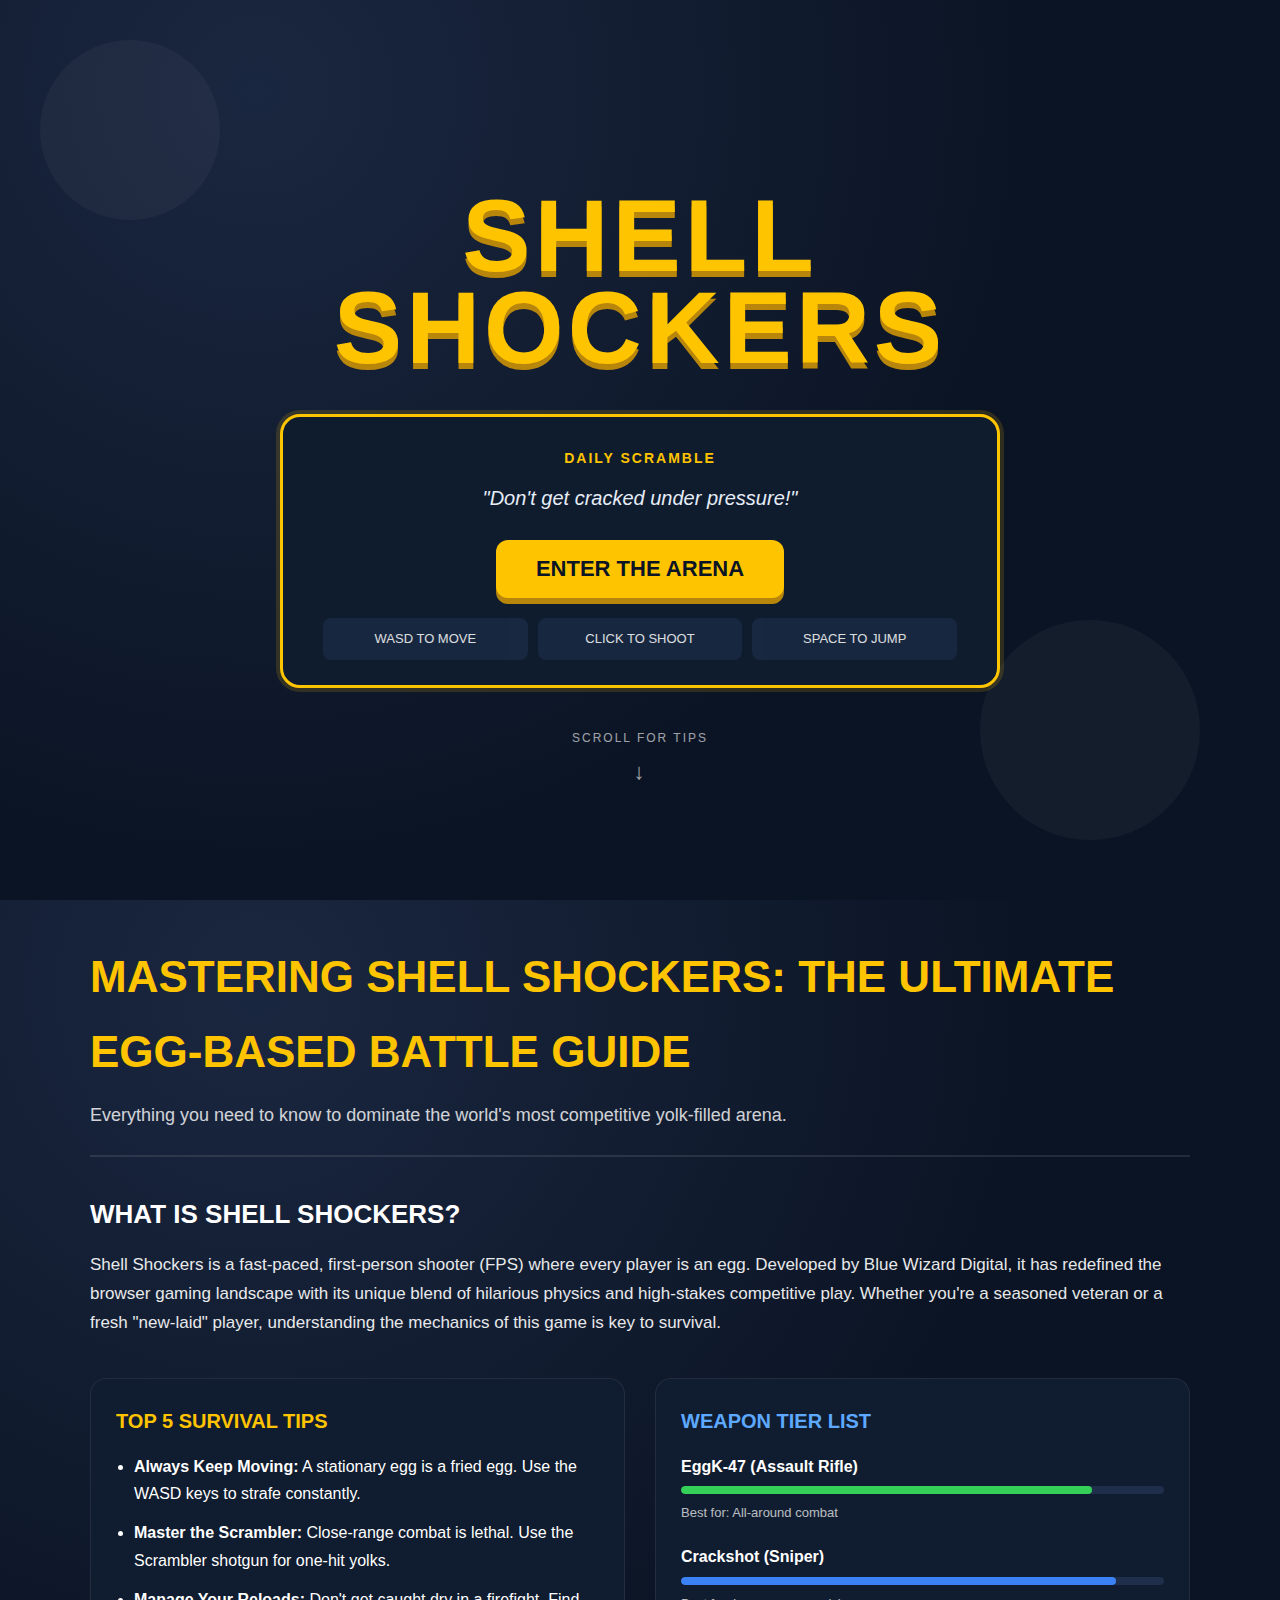
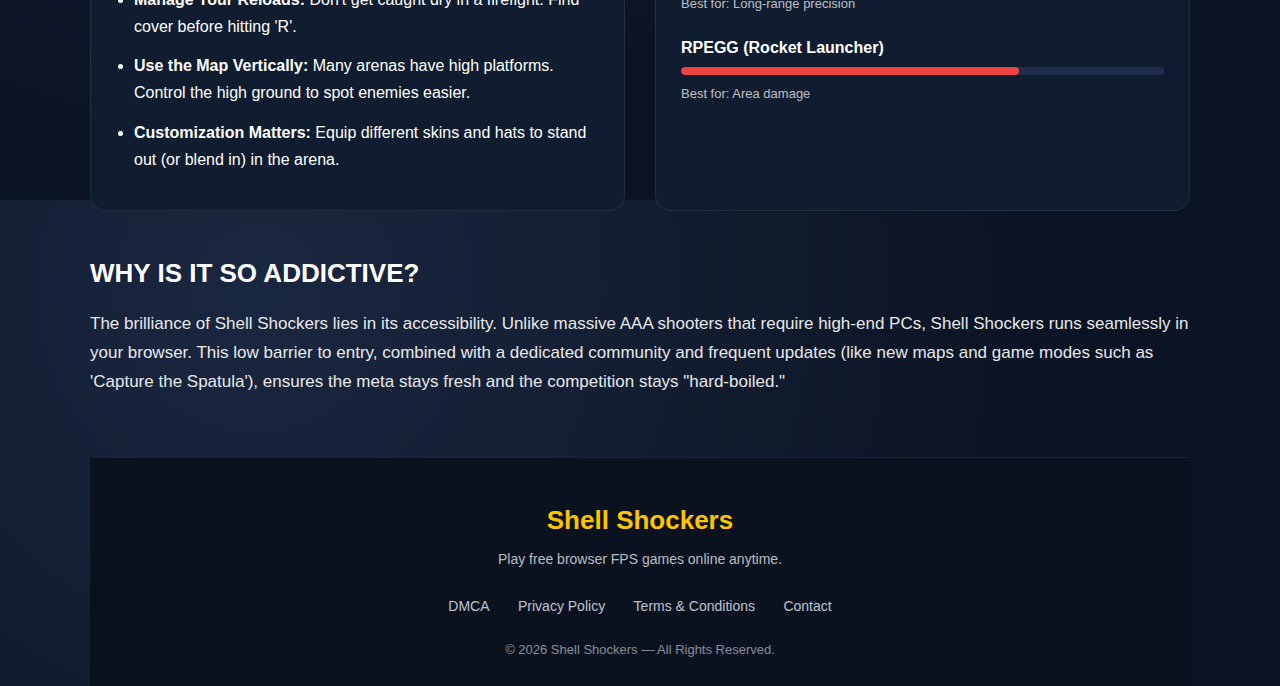
<file: index.html>
<!DOCTYPE html>
<html lang="en">
<head>
  <meta charset="UTF-8">
  <title>Mastering Shell Shockers Guide</title>
  <meta name="viewport" content="width=device-width, initial-scale=1.0">
  <link rel="stylesheet" href="css/guide.css">
  <link rel="stylesheet" href="css/style.css">
</head>
<body>
<div class="bg-overlay"></div>

  <header class="hero">
    <h1 class="game-title">
      <span>SHELL</span>
      <span>SHOCKERS</span>
    </h1>

    <div class="main-card">
      <p class="mode-label">DAILY SCRAMBLE</p>
      <p class="tagline">"Don't get cracked under pressure!"</p>

      <button class="enter-btn" onclick="startGame()">ENTER THE ARENA</button>


      <div class="controls">
        <div>WASD TO MOVE</div>
        <div>CLICK TO SHOOT</div>
        <div>SPACE TO JUMP</div>
      </div>
    </div>

    <div class="scroll-tip">
      SCROLL FOR TIPS
      <div class="arrow">↓</div>
    </div>
  </header>
<section class="guide-wrapper">

  <div class="guide-header">
    <h1>MASTERING SHELL SHOCKERS: THE ULTIMATE EGG-BASED BATTLE GUIDE</h1>
    <p class="subtitle">
      Everything you need to know to dominate the world's most competitive yolk-filled arena.
    </p>
    <div class="divider"></div>
</div>

  <section class="intro">
    <h2>WHAT IS SHELL SHOCKERS?</h2>
    <p>
      Shell Shockers is a fast-paced, first-person shooter (FPS) where every player is an egg.
      Developed by Blue Wizard Digital, it has redefined the browser gaming landscape with its
      unique blend of hilarious physics and high-stakes competitive play. Whether you're a
      seasoned veteran or a fresh "new-laid" player, understanding the mechanics of this game
      is key to survival.
    </p>
  </section>

  <section class="grid-section">
    <div class="card tips">
      <h3>TOP 5 SURVIVAL TIPS</h3>
      <ul>
        <li><strong>Always Keep Moving:</strong> A stationary egg is a fried egg. Use the WASD keys to strafe constantly.</li>
        <li><strong>Master the Scrambler:</strong> Close-range combat is lethal. Use the Scrambler shotgun for one-hit yolks.</li>
        <li><strong>Manage Your Reloads:</strong> Don't get caught dry in a firefight. Find cover before hitting 'R'.</li>
        <li><strong>Use the Map Vertically:</strong> Many arenas have high platforms. Control the high ground to spot enemies easier.</li>
        <li><strong>Customization Matters:</strong> Equip different skins and hats to stand out (or blend in) in the arena.</li>
      </ul>
    </div>

    <div class="card weapons">
      <h3>WEAPON TIER LIST</h3>

      <div class="weapon">
        <div class="weapon-name">EggK-47 (Assault Rifle)</div>
        <div class="bar green"><span style="width: 85%"></span></div>
        <small>Best for: All-around combat</small>
      </div>

      <div class="weapon">
        <div class="weapon-name">Crackshot (Sniper)</div>
        <div class="bar blue"><span style="width: 90%"></span></div>
        <small>Best for: Long-range precision</small>
      </div>

      <div class="weapon">
        <div class="weapon-name">RPEGG (Rocket Launcher)</div>
        <div class="bar red"><span style="width: 70%"></span></div>
        <small>Best for: Area damage</small>
      </div>

    </div>
  </section>

  <section class="addictive">
    <h2>WHY IS IT SO ADDICTIVE?</h2>
    <p>
      The brilliance of Shell Shockers lies in its accessibility. Unlike massive AAA shooters
      that require high-end PCs, Shell Shockers runs seamlessly in your browser. This low
      barrier to entry, combined with a dedicated community and frequent updates (like new maps
      and game modes such as 'Capture the Spatula'), ensures the meta stays fresh and the
      competition stays "hard-boiled."
    </p>
  </section>
<footer class="site-footer">
  <div class="footer-container">

    <div class="footer-logo">
      <h2>Shell Shockers</h2>
      <p>Play free browser FPS games online anytime.</p>
    </div>

    <div class="footer-links">
      <a href="#">DMCA</a>
      <a href="#">Privacy Policy</a>
      <a href="#">Terms & Conditions</a>
      <a href="#">Contact</a>
    </div>

    <div class="footer-copy">
      © 2026 Shell Shockers — All Rights Reserved.
    </div>

  </div>
</footer>

</section>
<script>
function startGame() {
  window.location.href = "loading.html";
}
</script>

</body>
</html>
</file>
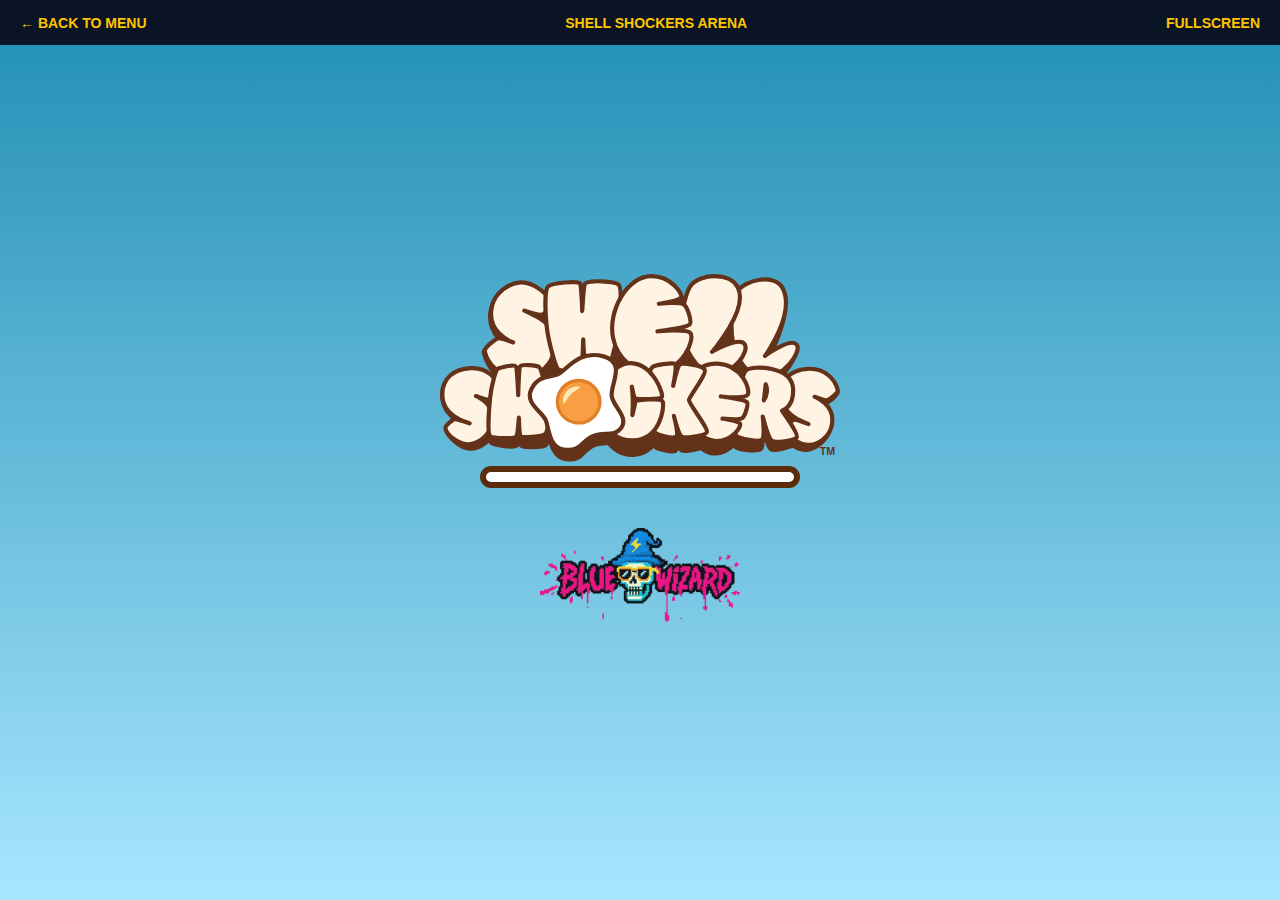
<file: loading.html>
<!DOCTYPE html>
<html lang="en">
<head>
<meta charset="UTF-8">
<meta name="viewport" content="width=device-width, initial-scale=1.0">
<title>Loading Arena...</title>
<link rel="stylesheet" href="css/loading.css">
</head>
<body>

<div class="top-bar">
  <div class="back">← BACK TO MENU</div>
  <div class="title">SHELL SHOCKERS ARENA</div>
  <div class="fullscreen">FULLSCREEN</div>
</div>

<div class="loading-wrapper">
  <!-- <img src="shell-logo.png" class="main-logo" alt="Shell Shockers Logo"> -->
<svg xmlns="http://www.w3.org/2000/svg" id="logo-svg" viewBox="0 0 4780.23 2241.87">
  <defs>
    <style>
      .cls-1{fill:#643219}.cls-1,.cls-2{stroke:#643219}.cls-1,.cls-2{stroke-width:50px;fill-rule:evenodd}.cls-1{stroke-miterlimit:10}.cls-2{fill:#fff3e4;stroke-linecap:round;stroke-linejoin:round}
    </style>
  </defs>
  <g id="shadow">
    <g id="shell">
      <path d="M3533.56 315.04c-32.83 61.12-85.61 466.67-36.63 699.75 49.2 233.78 184.16 426.93 371.12 364.76 117.67-38.39 228.07-157.88 302.8-269.63 74.46-112.72 113.24-217.69 81.74-249.5-34.72-34.8-129.59 22.65-214.64 92.4-85.24 69.18-160.67 150.65-160.68 150.6.16.68 88.84-158.73 161.12-343.78 71.66-187.18 126.93-400 46.1-555.4-46.15-88.88-160.53-110.07-274.66-83.24-114.24 26.44-228.24 100.88-276.27 194.04Z" class="cls-1"/>
      <path d="M2987.6 254.61c-38.89 58.72-130.93 387.69-105.13 647.24 25.93 259.29 159.23 610.91 394.52 577.06 119.26-16.77 221.86-115.93 288.84-218.34 66.81-103 98-209.24 70.63-253.71-61.08-99-391.34 174.52-390.54 175.6.17.88 107.88-166 201.29-361.85 92.85-197.31 171.39-423.63 100.4-574.89-92.8-198.77-446.09-168.92-560.01 8.89ZM949.54 155.06c-140.94-3.92-298.32 104.92-337.38 251.08-43 160.76 19.94 284.6 92.17 373.1 72.47 87.68 154.25 140 154.51 139 .12-.34-150.89-97.14-179.84-94-33.92 4.58-166.68 66.48-154.83 115.69 16.44 72.85 59.58 164.7 129.5 250 70 84.76 166.87 163 293.78 196 230.08 60.74 394.82-48.93 401.55-322.63 7.31-294.69-183.84-410.53-243.88-454.87-63.92-48-110.74-76.09-110.72-76.12.16-.42 176.59 94.05 216.35 84 30.84-7.63 100.05-113.1 94.68-154.14-14.11-109.7-193.51-303.12-355.89-307.11Z" class="cls-1"/>
      <path d="M1279.02 239.61c-40.23 47.23-35.68 315.65-19.9 530.15 16.2 213.3 105.3 606.34 139.13 636.66 34.26 30 240.25 104.28 268.39 60.4 18.24-27.77 29.75-439.86 29.84-440 0 0 13.07 411.64 30.51 446.64 26.58 54.66 234.76 13.3 261.68-3.31 26.49-14.85 97.75-281.36 123.14-535 25-253.15 50.47-625.94 15-676.93-35.27-51.09-380.66-91.44-406.9-28.38-16 38.51-33 391.43-32.9 391.25 0 0-8.22-354.51-23.37-400.13-14.64-44.08-344.66-27.67-384.62 18.65Z" class="cls-1"/>
      <path d="M2509.4 131.35c-137.33 2.29-268.64 129.36-355.82 304.19-87.46 175.14-130.81 398-98.74 599.34 51.95 322.19 269.11 537.56 496.52 513.63 178.43-18.92 299.51-152 370.23-286.69 70.58-135.37 90.8-272.39 64.26-314.15-42.21-64.69-397.25-.87-397.1-2.24-.11 1.4 343.77-66.59 385.81-122.2 31.11-40-25.28-243.54-64-281.93-46.33-45.32-305.51-2.77-305.41-3.08-.08.71 345.19-46.2 387.43-99.18 31.58-36.84-227.58-310.69-483.18-307.69Z" class="cls-1"/>
    </g>
    <g id="shockers">
      <path d="M4398.4 2098.31c108.37-17.15 231.87-123.45 267.28-246.7 78.53-270.88-189.58-341.06-189.89-341.62.05.1 122.63 37.51 146.4 27.9 27.63-11.19 140.26-97.86 132.68-135.89-21.84-109.32-133-249.56-349.08-223.89-196 23.46-331.39 140-331.29 335.41.07 210.3 154.6 270 202.24 291.39 51.06 23.09 118.46 42.28 118.46 42.27.09.17-158.86-45-178.63-32.48-23 14.77-102.21 89.86-97.21 117.86 13.38 74.68 154.44 185.69 279.04 165.75Z" class="cls-1"/>
      <path d="M4081.52 1714.88c-.08 0 142.48-48.78 139.7-274.06-3.25-285.64-481.39-263.94-556.51-200.65-76.12 62.58-168.33 793-133.8 825.78 34.85 33.33 268.74 62.92 305.89 24 37.28-38.56 13.72-286.44 13.62-286.53.18.18 61.34 267.71 106.81 294.59 33.5 20.06 263.68-29.85 292-73.28 30.78-45.5-167.13-309.07-167.71-309.85Zm-176.71-212.09c-9.14 61.9-36.88 100.15-36.87 100.15q12.75-99.78 25.62-199.48s20.47 36.86 11.25 99.33Z" class="cls-1"/>
      <path d="M3297.65 2145.07c-210.63 13.78-416-317.71-377.72-598 31.14-224.29 206.71-374.71 397-373.46 298.74 2.36 400.48 314.92 356.66 377-34.84 50.06-320.63 33.38-320.7 33.18.05.17 277.36 20.33 310.38 53.89 24.5 25-22.61 170.51-53.22 199.76-36.87 35.21-241.08 23.88-241.13 23.74 0 .09 176.37 15 209 47.92 23.69 23.91-84.27 223.37-280.27 235.97Z" class="cls-1"/>
      <path d="M2531.57 1240.22c-70.19 76.25-37.94 739.3 34.45 820.58 33.37 37.26 214.27 76.36 249.73 51 37.72-26.71-23.63-264.51-23.78-264.56.12 0 56.77 232.58 89.1 258 35.14 27.82 279.8-19.16 300.79-62.79 25-50.17-208.88-346.77-208.67-399.84.06-41.14 227.81-344.26 189.43-392.11-42-51.85-259.3-74.45-289.54-57.55-36.83 20.5-87.46 275.58-87.36 275.6-.13 0 53.66-269.68 20.3-281.34s-241.07 16.65-274.45 53.01Z" class="cls-1"/>
      <path d="M2279.96 1183.14c-219.26-11.28-413.25 347.87-360.12 625.55 42.07 222.5 212.41 364.29 396 353.6 314.56-18.89 363.56-413.79 346.06-487.15-14.64-60.82-325.34-16.9-325.21-17.08-.07 0-39.9 208.7-38.08 181.72 8.27-128 7.67-240-6.54-351.79-5.31-42 22.57 140.74 50.11 146.62s288.34 12.53 309.22-23.86c18.43-31.32-95.3-412.91-371.44-427.61ZM356.17 2087.19c108.36 8 230.44-71.86 264.35-191.43 75.38-264.16-193-383.94-193.43-383.52.07-.06 123 59.38 146.66 54 27.53-6.21 139.25-75.79 131.37-116.65-22.72-117.24-134.42-277.28-350.47-281.3-196-3.68-331.37 90.41-329.64 279.18 1.89 203.15 157.72 291.16 205.64 322.08 51.44 32.85 119.17 65.79 119.16 65.79s-159.66-76.73-179.38-68c-22.9 10.15-101.52 67.51-96.17 95.61 14.3 74.72 157.35 214.89 281.91 224.24Z" class="cls-1"/>
      <path d="M1268.1 2040.82c31.48-33.75 30.15-230.06 19.15-386-10.8-156.12-82.29-433.57-111.15-450.83-28.61-17.45-202-50.42-225.08-18.45-15.14 21-17.1 354.84-17 354.8s-18.33-332.18-33.44-355.08c-23.12-35-196.17 4.56-217.86 15.66-21.89 11.33-73.29 192.07-85.37 361.09-12.27 169.26-19.22 416.7 10.09 451.72s298 71.85 317.39 28.6c11.69-26 22.27-221.83 22.3-221.86s9.23 197.15 21.61 229c11.94 30.97 267.76 25.43 299.36-8.65Z" class="cls-1"/>
      <path d="M1946.69 1038.96c281.08 79.28 84.22 360.39 103.94 500.83 19.34 140.61 212 270.77 114.49 410.87-74.7 108-193.26 44.09-330.4 98.15-136.94 53.81-130.87 199.79-341.52 161.84-175-31.94-180.55-284.37-223.3-377-48.52-106.22-262.17-218.53-184-389.11 78.8-171.1 204.74-141 304.08-177.06 103.95-37.7 236.16-317.97 556.71-228.52Z" class="cls-1"/>
    </g>
  </g>
  <g id="face">
    <g id="shell-2" data-name="shell">
      <path d="M3543.9 218.21c-33.23 51.48-88.54 394.36-41.1 604.1 47.69 209.83 181.17 410.73 370.08 412.23 236.62 1.79 452.92-306.75 390.2-389.21-71.45-91.83-380.67 132.93-379.58 133.59.07-.09 90.3-124.22 163.6-287 72.8-162.94 128.68-364.59 48.38-522.24-92.15-180.87-454.91-105.63-551.58 48.53Z" class="cls-2"/>
      <path d="M2998.4 135.49c-39.21 47.39-132.3 313.06-107.53 526.91 25 214 155.4 511.45 389.58 523 236.62 11.88 415.27-257.16 361.92-346.27-60.76-99.25-392.1 89.63-391.09 90.4.1-.09 108.5-124.72 203-282.7 94-158.15 174.1-349.65 104-487.75-91.32-180.71-445.16-165.71-559.88-23.59ZM960.24 100.91c-140.87 6.53-297.61 124-336.5 274.43-84.41 330.9 250.66 441.04 249.66 441.8.14-.17-152.22-57.45-181.43-47.49-34.06 11.2-168.3 110.57-156.47 158.87 33.76 138.65 173.76 317.8 429.36 302.33 232.13-13.78 395.39-139.92 400.47-376.21 5.48-254.38-186.33-331.66-246.73-363.42-64.2-34.29-111.27-53.49-111.2-53.5.17-.21 177.33 60.81 217 47.17 30.79-10.82 99.29-109.46 93.67-144.06-14.83-92.23-195.49-247.81-357.83-239.92Z" class="cls-2"/>
      <path d="M1290.2 150.68c-39.92 43.43-33.65 277.25-16.51 462.19 17.58 184.9 109.11 510.46 143 529.45 34.48 18.55 239.87 48.34 267.49 9.13 17.94-25.88 27.25-370.29 27.35-370.3s15.13 341.31 32.62 368.21c26.72 40.8 232.91-13.6 259.5-27.56 26.16-14.35 96-235.51 120.74-442.09 24.29-206.63 49.06-509.37 13.47-550.22-35.32-41.75-381-65.81-406.91-11.47-15.83 32.33-31 326.47-30.94 326.46s-10-294.12-25.38-331.45c-14.83-36.89-344.79-6.62-384.43 37.65Z" class="cls-2"/>
      <path d="M2520.53 25.02c-137.48 1.07-268.82 104.33-355.5 248-87 143.62-129.4 327.6-97 490.1 52.73 260.29 267.83 422.43 492.62 410.34 351.92-18.48 484.59-393.25 433-466.37-41.83-59-395.28-22.32-395-21.43-.19-.83 342.08-41 384.34-82.05 31.18-31.08-24.12-202.53-62.61-235.5-46.08-40.22-304.82-12.75-304.69-12.28-.07-.35 222.89-30.13 265-71.2 31.18-30.09-104.59-261.56-360.16-259.61Z" class="cls-2"/>
    </g>
    <g id="shockers-2" data-name="shockers">
      <path d="M4414.83 2043.04c108.89-4.21 230.23-94.81 261.92-214.68 70.17-264.53-200-361.52-200.24-361.17 0-.08 123.67 48.85 147.17 41.82 27.35-8.36 137.23-84 128.42-123.18-25.33-112.49-140-262.87-354.14-252.91-194.29 9.17-326.71 114.46-322.53 304.6 4.47 204.62 160.97 276.62 209.34 302.54 51.84 27.57 120.07 53.58 120.07 53.59s-160.72-60.44-180.24-49.63c-22.71 12.38-100.57 78.69-94.93 106.51 15.06 73.95 159.94 197.19 285.16 192.51Z" class="cls-2"/>
      <path d="M4086.82 1634.49c0-.1 141.77-35.66 133.6-257-10.15-282.26-485-287.32-559-229-74.58 57-156.64 751.65-121.5 785 35.54 33.55 271.86 79.51 308.59 45.49 36.81-34.31 8.35-276.32 8.29-276.32.11 0 66.75 264 113.24 294.51 34.22 22.11 265.18-3.83 292.59-43.33 29.56-42.7-175.45-319.55-175.81-319.35Zm-181.25-219.2c-7.94 59.38-35 94.53-35 94.53q10.9-95.72 21.88-191.43s21.14 36.97 13.12 96.9Z" class="cls-2"/>
      <path d="M3305.89 1995.57c-212.64 1.37-421.64-317.59-384.71-581.73 29.84-211.48 203.58-350.56 392.94-343.11 297.13 11.93 403.78 319.42 361.07 376.53-34 45.56-320.38 15.37-320.43 15.76 0-.37 277.86 32.51 311.51 67.37 25 25.51-19.9 162.62-50.22 188.76-36.49 31.17-241.81 9-241.84 9.25 0-.15 177.33 23.6 210.63 57.56 24.26 24.81-81.34 208.32-278.95 209.61Z" class="cls-2"/>
      <path d="M2532.1 1118.53c-69.82 71.67-37.11 697.35 36.14 774.75 33.63 35.18 216.1 75.2 251.71 52.35 37.81-24.38-25.2-250.69-25.3-250.68.07 0 58.27 221.12 91.07 246.16 35.6 26.77 281.79-8.69 302.41-48.81 24.36-47.35-213.11-337.16-213-386.7 0-39 225-320 186-366.58-42.41-50.8-258.92-77-288.94-61.27-36.51 18.77-85.77 259.1-85.7 259.11-.08 0 52.19-254.08 18.86-265.63-33.35-11.77-239.95 12.91-273.25 47.3Z" class="cls-2"/>
      <path d="M2281.4 1064.49c-217.92-10.18-413.55 333.74-362.26 595.45 40.78 209.57 211.92 339.14 397.1 328.39 317.46-18 365.09-387.86 347.24-458-14.86-58.31-325.94-18.27-325.86-17.8 0 0-40.18 197.06-38.36 171.6 8.45-120.86 7.93-226.5-6.15-331.93-5.27-39.61 22.42 132.7 50 138.19 27.65 5.13 288.83 12.61 309.63-21 18.2-29.25-96.67-391.91-371.34-404.9Z" class="cls-2"/>
      <path fill="#fff3e4" fill-rule="evenodd" stroke="#643219" stroke-linejoin="round" stroke-width="50" d="M341.85 2034.52c109.11-5.07 234.2-96.6 271-216.67 81.48-265-184.34-360-184.6-359.7 0-.07 121.54 48 145.36 40.8 27.72-8.56 141-85 133.92-124-20.31-112.26-128.07-261.86-342.73-250.55-194.76 10.39-332.16 116.6-336.46 306.86-4.62 204.7 148.91 275.63 196.18 301.22 50.67 27.18 129.31 52.54 129.3 52.56s-169.67-59.14-189.67-48.17c-23.25 12.56-104 79.48-99.52 107.28 11.93 73.86 151.77 196.04 277.22 190.37Z"/>
      <path d="M1261.64 1907.96c32.19-34.29 33.53-222 24.66-370.71s-76.18-411.16-104.59-426.55c-28.26-15.58-200.33-39.1-223.82-6.9-15.4 21-23.42 343.72-23.39 343.72s-12.25-320-26.87-341.32c-22.35-32.82-195.32 15.42-217.18 27.87-22 12.27-77.14 192.12-93.17 358.8s-29.09 410.43-.4 441.87c28.75 31.05 298.65 42.07 319-.78 12.29-26.15 26.57-216.45 26.59-216.45s5.61 190 17.5 219.84c11.51 28.5 269.43 4.55 301.67-29.39Z" class="cls-2"/>
    </g>
  </g>
  <text fill="#643219" font-family="Arial-Black,Arial" font-size="128" font-weight="800" transform="translate(4539.16 2167.02)">TM</text>
  <g id="logo-egg">
    <g class="eggwhite">
      <path id="white" fill="#fff" fill-rule="evenodd" stroke="#643219" stroke-linejoin="round" stroke-width="50" d="M2317.35 1209.12c275.33 74.63 79.48 339.67 96.84 472.19s210.3 254.45 111.27 386.81c-76.42 102.14-195.82 42.57-335.56 95.19s-137.17 190.62-351.06 159.09c-177.72-26.2-174.2-266.79-214-354.5-45.47-100.29-254.52-204.6-169.19-369.46s208.5-136.63 308.06-171.59c104.7-36.75 241.22-302.42 553.64-217.73Z" transform="translate(-362.6 -224.86)"/>
    </g>
    <g id="yolk" class="eggyolk">
      <path fill="#f99f43" fill-rule="evenodd" d="M1657.07 1781.72a254.63 254.63 0 1 1 180-74.6 252.86 252.86 0 0 1-180 74.6Z"/>
      <path fill="#df8029" d="M1657.06 1292.35c129.55 0 234.57 105.07 234.57 234.68s-105 234.69-234.57 234.69-234.56-105.07-234.56-234.69 105-234.68 234.56-234.68m0-40a273.7 273.7 0 1 0 106.9 21.6 272.89 272.89 0 0 0-106.9-21.6Z"/>
      <path id="highlight" fill="#fbeab7" fill-rule="evenodd" d="M1878.92 1622.13c-52.84 57.58-55.18 146.34-38.63 149.09 15.86 2.64 39.64-62.31 88.31-110.44 45.82-45.31 104.86-69 104.86-82.83s-100.41-14.8-154.54 44.18Z" transform="translate(-362.6 -224.86)"/>
    </g>
  </g>
</svg>
  
  <div class="loading-bar">
    <div class="progress"></div>
  </div>

  <img src="bluewizard.png" class="studio-logo" alt="Blue Wizard">
</div>

<script>
setTimeout(() => {
  window.location.href = "game.html"; // your iframe game page
}, 3500);
</script>
 <script src="js/main.js"></script>
</body>
</html>
</file>
<file: css/guide.css>
* {
  margin: 0;
  padding: 0;
  box-sizing: border-box;
  font-family: 'Segoe UI', Tahoma, Geneva, Verdana, sans-serif;
}

body {
  background: radial-gradient(circle at top left, #16263f, #0b1424 60%);
  color: #e6edf7;
  line-height: 1.7;
  padding: 40px 20px;
}

.guide-wrapper {
  max-width: 1100px;
  margin: auto;
}

/* Header */
.guide-header h1 {
  color: #ffc400;
  font-size: clamp(28px, 4vw, 44px);
  font-weight: 900;
  text-transform: uppercase;
}

.subtitle {
  margin-top: 10px;
  font-size: 18px;
  opacity: 0.8;
}

.divider {
  height: 2px;
  background: rgba(255,255,255,0.1);
  margin: 25px 0 35px;
}

/* Section Titles */
h2 {
  margin-bottom: 15px;
  font-size: 26px;
  color: white;
}

.intro p,
.addictive p {
  font-size: 17px;
  opacity: 0.9;
}

/* Grid Cards */
.grid-section {
  display: grid;
  grid-template-columns: repeat(auto-fit, minmax(300px, 1fr));
  gap: 30px;
  margin: 40px 0;
}

.card {
  background: #101c2f;
  border-radius: 16px;
  padding: 25px;
  border: 1px solid rgba(255,255,255,0.08);
}

.card h3 {
  margin-bottom: 15px;
  font-size: 20px;
}

.tips h3 { color: #ffc400; }
.weapons h3 { color: #5da9ff; }

/* Tips List */
.tips ul {
  list-style: disc;
  padding-left: 18px;
}

.tips li {
  margin-bottom: 12px;
}

/* Weapons */
.weapon {
  margin-bottom: 18px;
}

.weapon-name {
  font-weight: bold;
  margin-bottom: 6px;
}

.bar {
  height: 8px;
  border-radius: 6px;
  background: #1f2e4a;
  overflow: hidden;
  margin-bottom: 4px;
}

.bar span {
  display: block;
  height: 100%;
  border-radius: 6px;
}

.green span { background: #34d058; }
.blue span { background: #3b82f6; }
.red span { background: #ef4444; }

small {
  opacity: 0.7;
  font-size: 13px;
}

/* Addictive Section */
.addictive {
  margin-top: 30px;
}

/* ===== Footer ===== */

.site-footer {
  margin-top: 60px;
  padding: 40px 20px 25px;
  background: #0a1220;
  border-top: 1px solid rgba(255,255,255,0.08);
}

.footer-container {
  max-width: 1100px;
  margin: auto;
  text-align: center;
}

.footer-logo h2 {
  color: #ffc400;
  margin-bottom: 6px;
}

.footer-logo p {
  opacity: 0.7;
  font-size: 14px;
  margin-bottom: 20px;
}

.footer-links {
  margin-bottom: 20px;
}

.footer-links a {
  color: #e6edf7;
  text-decoration: none;
  margin: 0 12px;
  font-size: 14px;
  opacity: 0.8;
  transition: 0.2s ease;
}

.footer-links a:hover {
  color: #ffc400;
  opacity: 1;
}

.footer-copy {
  font-size: 13px;
  opacity: 0.5;
}
</file>
<file: css/style.css>
* {
  margin: 0;
  padding: 0;
  box-sizing: border-box;
  font-family: 'Segoe UI', Tahoma, Geneva, Verdana, sans-serif;
}

body {
  height: 100vh;
  background: radial-gradient(circle at 20% 10%, #1a2740, #0b1424 60%);
  color: white;
  overflow-x: hidden;
}

/* Soft lighting circles */
.bg-overlay::before,
.bg-overlay::after {
  content: "";
  position: absolute;
  border-radius: 50%;
  background: rgba(255, 255, 255, 0.04);
  z-index: 0;
}

.bg-overlay::before {
  width: 180px;
  height: 180px;
  top: 40px;
  left: 40px;
}

.bg-overlay::after {
  width: 220px;
  height: 220px;
  bottom: 60px;
  right: 80px;
}

.hero {
  min-height: 100vh;
  display: flex;
  flex-direction: column;
  align-items: center;
  justify-content: center;
  text-align: center;
  padding: 20px;
  position: relative;
  z-index: 1;
}

/* Title */
.game-title {
  font-weight: 900;
  line-height: 0.9;
  margin-bottom: 40px;
  text-transform: uppercase;
}

.game-title span {
  display: block;
  font-size: clamp(48px, 8vw, 110px);
  color: #ffc400;
  letter-spacing: 4px;
  text-shadow: 0 6px 0 #b8860b;
}

/* Card */
.main-card {
  background: #0f1c2e;
  border: 3px solid #ffc400;
  border-radius: 20px;
  padding: 30px 40px 25px;
  width: min(90%, 720px);
  box-shadow: 0 0 0 4px rgba(255, 196, 0, 0.15);
}

.mode-label {
  color: #ffc400;
  font-weight: bold;
  font-size: 14px;
  letter-spacing: 2px;
  margin-bottom: 10px;
}

.tagline {
  font-size: 20px;
  margin-bottom: 25px;
  font-style: italic;
  color: #e6edf7;
}

/* Button */
.enter-btn {
  background: #ffc400;
  color: #0b1424;
  border: none;
  font-weight: 900;
  font-size: 22px;
  padding: 16px 40px;
  border-radius: 12px;
  cursor: pointer;
  box-shadow: 0 6px 0 #b8860b;
  transition: transform 0.1s ease, box-shadow 0.1s ease;
  margin-bottom: 20px;
}

.enter-btn:hover {
  transform: translateY(2px);
  box-shadow: 0 4px 0 #b8860b;
}

/* Controls */
.controls {
  display: flex;
  justify-content: space-between;
  gap: 10px;
  flex-wrap: wrap;
}

.controls div {
  flex: 1;
  min-width: 140px;
  background: #1a2a44;
  padding: 10px;
  border-radius: 8px;
  font-size: 13px;
  opacity: 0.85;
}

/* Scroll hint */
.scroll-tip {
  margin-top: 40px;
  font-size: 12px;
  letter-spacing: 2px;
  opacity: 0.6;
}

.arrow {
  font-size: 22px;
  margin-top: 5px;
  animation: bounce 1.5s infinite;
}

@keyframes bounce {
  0%, 100% { transform: translateY(0); }
  50% { transform: translateY(6px); }
}
</file>
<file: css/loading.css>
* { margin:0; padding:0; box-sizing:border-box; font-family: Arial, sans-serif; }

body {
  height:100vh;
  background: linear-gradient(#1f8db3, #a8e6ff);
  display:flex;
  flex-direction:column;
  align-items:center;
  justify-content:center;
}

/* Top Bar */
.top-bar {
  position:fixed;
  top:0;
  width:100%;
  height:45px;
  background:#0b1424;
  color:#ffc400;
  display:flex;
  align-items:center;
  justify-content:space-between;
  padding:0 20px;
  font-size:14px;
  font-weight:bold;
}

.loading-wrapper {
  text-align:center;
}

.main-logo {
  width:420px;
  max-width:90%;
  margin-bottom:40px;
}

.loading-bar {
  width:400px;
  max-width:80%;
  height:22px;
  border-radius:20px;
  border:6px solid #5b2d0c;
  background:#fff;
  margin:0 auto 40px;
  overflow:hidden;
}

.progress {
  height:100%;
  width:0%;
  background:#ffb300;
  animation:load 3s linear forwards;
}

@keyframes load {
  to { width:100%; }
}

.studio-logo {
  width:200px;
  opacity:0.9;
}
</file>
